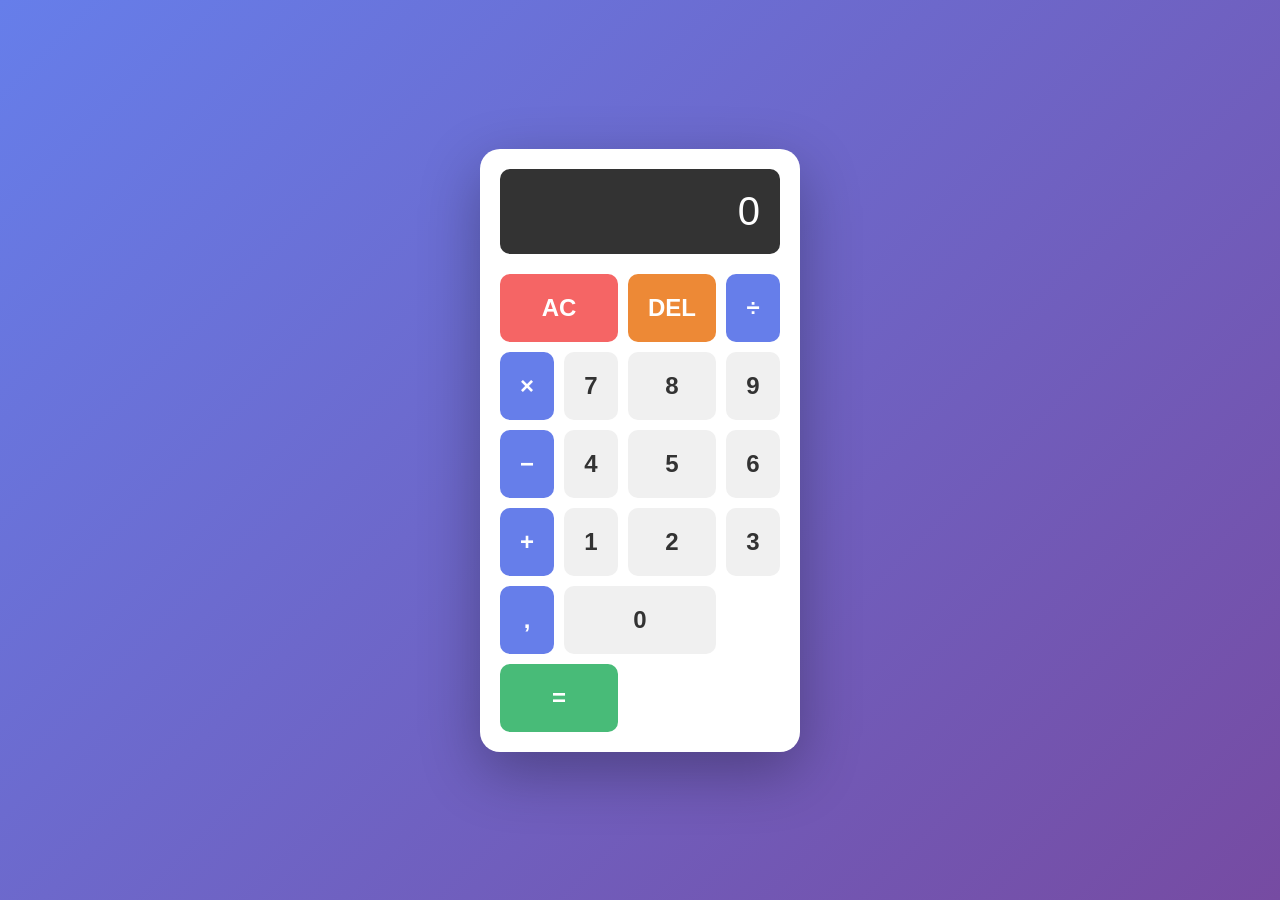
<file: calculator.html>
<!DOCTYPE html>
<html lang="en">
<head>
    <meta charset="UTF-8">
    <meta name="viewport" content="width=device-width, initial-scale=1.0">
    <title>Simple Calculator</title>
    <style>
        * {
            margin: 0;
            padding: 0;
            box-sizing: border-box;
        }

        body {
            display: flex;
            justify-content: center;
            align-items: center;
            min-height: 100vh;
            background: linear-gradient(135deg, #667eea 0%, #764ba2 100%);
            font-family: 'Segoe UI', Tahoma, Geneva, Verdana, sans-serif;
        }

        .calculator {
            background: white;
            border-radius: 20px;
            box-shadow: 0 20px 60px rgba(0, 0, 0, 0.3);
            padding: 20px;
            width: 320px;
        }

        .display {
            background: #333;
            color: #fff;
            font-size: 2.5rem;
            padding: 20px;
            border-radius: 10px;
            margin-bottom: 20px;
            text-align: right;
            word-wrap: break-word;
            word-break: break-all;
            min-height: 60px;
            display: flex;
            align-items: center;
            justify-content: flex-end;
        }

        .buttons {
            display: grid;
            grid-template-columns: repeat(4, 1fr);
            gap: 10px;
        }

        button {
            padding: 20px;
            font-size: 1.5rem;
            border: none;
            border-radius: 10px;
            cursor: pointer;
            transition: all 0.2s ease;
            font-weight: 600;
        }

        button:hover {
            transform: translateY(-2px);
            box-shadow: 0 5px 15px rgba(0, 0, 0, 0.2);
        }

        button:active {
            transform: translateY(0);
        }

        .number {
            background: #f0f0f0;
            color: #333;
        }

        .number:hover {
            background: #e0e0e0;
        }

        .operator {
            background: #667eea;
            color: white;
        }

        .operator:hover {
            background: #5568d3;
        }

        .equals {
            background: #48bb78;
            color: white;
            grid-column: span 2;
        }

        .equals:hover {
            background: #38a169;
        }

        .clear {
            background: #f56565;
            color: white;
            grid-column: span 2;
        }

        .clear:hover {
            background: #e53e3e;
        }

        .delete {
            background: #ed8936;
            color: white;
        }

        .delete:hover {
            background: #dd6b20;
        }
    </style>
</head>
<body>
    <div class="calculator">
        <div class="display" id="display">0</div>
        <div class="buttons">
            <button class="clear" onclick="clearDisplay()">AC</button>
            <button class="delete" onclick="deleteLast()">DEL</button>
            <button class="operator" onclick="appendOperator('/')">&divide;</button>
            <button class="operator" onclick="appendOperator('*')">&times;</button>
            
            <button class="number" onclick="appendNumber('7')">7</button>
            <button class="number" onclick="appendNumber('8')">8</button>
            <button class="number" onclick="appendNumber('9')">9</button>
            <button class="operator" onclick="appendOperator('-')">−</button>
            
            <button class="number" onclick="appendNumber('4')">4</button>
            <button class="number" onclick="appendNumber('5')">5</button>
            <button class="number" onclick="appendNumber('6')">6</button>
            <button class="operator" onclick="appendOperator('+')">+</button>
            
            <button class="number" onclick="appendNumber('1')">1</button>
            <button class="number" onclick="appendNumber('2')">2</button>
            <button class="number" onclick="appendNumber('3')">3</button>
            <button class="operator" onclick="appendOperator('.')">,</button>
            
            <button class="number" onclick="appendNumber('0')" style="grid-column: span 2;">0</button>
            <button class="equals" onclick="calculate()">=</button>
        </div>
    </div>

    <script>
        let display = document.getElementById('display');
        let currentInput = '0';
        let operator = null;
        let previousValue = null;
        let shouldResetDisplay = false;

        function updateDisplay() {
            display.textContent = currentInput;
        }

        function appendNumber(num) {
            if (shouldResetDisplay) {
                currentInput = num;
                shouldResetDisplay = false;
            } else {
                if (currentInput === '0' && num !== '.') {
                    currentInput = num;
                } else if (num === '.' && currentInput.includes('.')) {
                    return;
                } else {
                    currentInput += num;
                }
            }
            updateDisplay();
        }

        function appendOperator(op) {
            if (operator !== null && !shouldResetDisplay) {
                calculate();
            }
            previousValue = currentInput;
            operator = op;
            shouldResetDisplay = true;
        }

        function calculate() {
            if (operator === null || shouldResetDisplay) {
                return;
            }

            let result;
            const prev = parseFloat(previousValue);
            const current = parseFloat(currentInput);

            switch (operator) {
                case '+':
                    result = prev + current;
                    break;
                case '-':
                    result = prev - current;
                    break;
                case '*':
                    result = prev * current;
                    break;
                case '/':
                    result = prev / current;
                    break;
                case '.':
                    return;
                default:
                    return;
            }

            currentInput = result.toString();
            operator = null;
            previousValue = null;
            shouldResetDisplay = true;
            updateDisplay();
        }

        function clearDisplay() {
            currentInput = '0';
            operator = null;
            previousValue = null;
            shouldResetDisplay = false;
            updateDisplay();
        }

        function deleteLast() {
            if (currentInput.length > 1) {
                currentInput = currentInput.slice(0, -1);
            } else {
                currentInput = '0';
            }
            updateDisplay();
        }

        // Initialize display
        updateDisplay();
    </script>
</body>
</html>
</file>
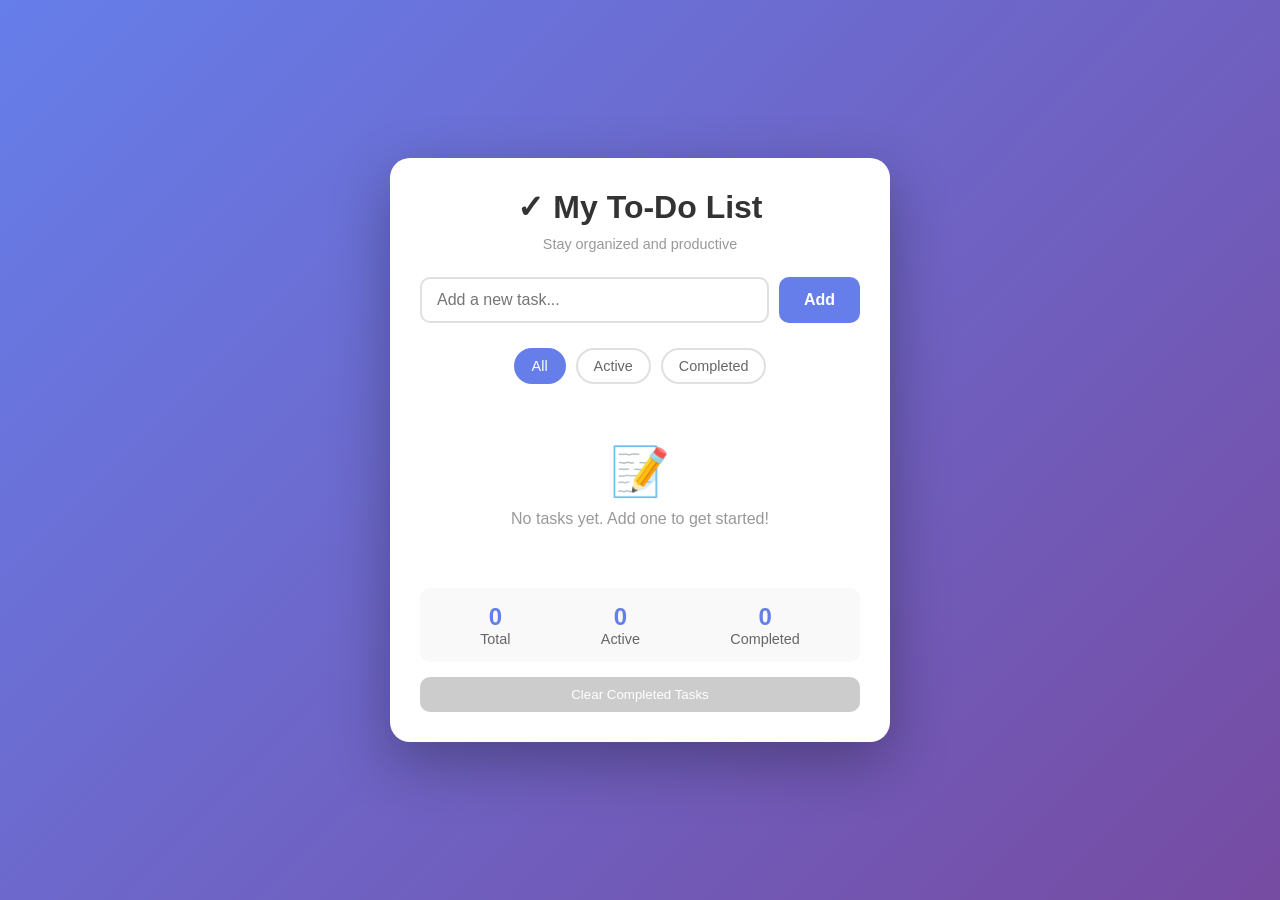
<file: todo-list.html>
<!DOCTYPE html>
<html lang="en">
<head>
    <meta charset="UTF-8">
    <meta name="viewport" content="width=device-width, initial-scale=1.0">
    <title>To-Do List Application</title>
    <style>
        * {
            margin: 0;
            padding: 0;
            box-sizing: border-box;
        }

        body {
            font-family: 'Segoe UI', Tahoma, Geneva, Verdana, sans-serif;
            background: linear-gradient(135deg, #667eea 0%, #764ba2 100%);
            min-height: 100vh;
            display: flex;
            justify-content: center;
            align-items: center;
            padding: 20px;
        }

        .container {
            background: white;
            border-radius: 20px;
            box-shadow: 0 20px 60px rgba(0, 0, 0, 0.3);
            padding: 30px;
            width: 100%;
            max-width: 500px;
        }

        h1 {
            color: #333;
            margin-bottom: 10px;
            text-align: center;
            font-size: 2rem;
        }

        .subtitle {
            text-align: center;
            color: #999;
            margin-bottom: 25px;
            font-size: 0.9rem;
        }

        .input-container {
            display: flex;
            gap: 10px;
            margin-bottom: 25px;
        }

        #todoInput {
            flex: 1;
            padding: 12px 15px;
            border: 2px solid #e0e0e0;
            border-radius: 10px;
            font-size: 1rem;
            transition: border-color 0.3s ease;
        }

        #todoInput:focus {
            outline: none;
            border-color: #667eea;
        }

        #addBtn {
            padding: 12px 25px;
            background: #667eea;
            color: white;
            border: none;
            border-radius: 10px;
            cursor: pointer;
            font-size: 1rem;
            font-weight: 600;
            transition: all 0.3s ease;
        }

        #addBtn:hover {
            background: #5568d3;
            transform: translateY(-2px);
            box-shadow: 0 5px 15px rgba(102, 126, 234, 0.4);
        }

        #addBtn:active {
            transform: translateY(0);
        }

        .filter-container {
            display: flex;
            gap: 10px;
            margin-bottom: 20px;
            justify-content: center;
        }

        .filter-btn {
            padding: 8px 16px;
            border: 2px solid #e0e0e0;
            background: white;
            color: #666;
            border-radius: 20px;
            cursor: pointer;
            font-size: 0.9rem;
            transition: all 0.3s ease;
        }

        .filter-btn.active {
            background: #667eea;
            color: white;
            border-color: #667eea;
        }

        .filter-btn:hover {
            border-color: #667eea;
        }

        .todo-list {
            max-height: 400px;
            overflow-y: auto;
        }

        .todo-item {
            background: #f9f9f9;
            padding: 15px;
            border-radius: 10px;
            margin-bottom: 10px;
            display: flex;
            align-items: center;
            gap: 12px;
            transition: all 0.3s ease;
            border-left: 4px solid #667eea;
        }

        .todo-item.completed {
            background: #f0f0f0;
            border-left-color: #48bb78;
        }

        .todo-item.completed .todo-text {
            text-decoration: line-through;
            color: #999;
        }

        .todo-checkbox {
            width: 24px;
            height: 24px;
            cursor: pointer;
            accent-color: #667eea;
        }

        .todo-text {
            flex: 1;
            color: #333;
            font-size: 1rem;
            word-break: break-word;
        }

        .todo-date {
            font-size: 0.8rem;
            color: #999;
            margin-right: 10px;
        }

        .delete-btn {
            background: #f56565;
            color: white;
            border: none;
            padding: 6px 12px;
            border-radius: 6px;
            cursor: pointer;
            font-size: 0.85rem;
            transition: all 0.3s ease;
        }

        .delete-btn:hover {
            background: #e53e3e;
            transform: scale(1.05);
        }

        .empty-state {
            text-align: center;
            padding: 40px 20px;
            color: #999;
        }

        .empty-state-icon {
            font-size: 3rem;
            margin-bottom: 10px;
        }

        .stats {
            display: flex;
            justify-content: space-around;
            padding: 15px;
            background: #f9f9f9;
            border-radius: 10px;
            margin-top: 20px;
            font-size: 0.9rem;
            color: #666;
        }

        .stat-item {
            text-align: center;
        }

        .stat-number {
            display: block;
            font-size: 1.5rem;
            font-weight: bold;
            color: #667eea;
        }

        .clear-all-btn {
            width: 100%;
            padding: 10px;
            background: #ed8936;
            color: white;
            border: none;
            border-radius: 10px;
            cursor: pointer;
            margin-top: 15px;
            transition: all 0.3s ease;
        }

        .clear-all-btn:hover {
            background: #dd6b20;
        }

        .clear-all-btn:disabled {
            background: #ccc;
            cursor: not-allowed;
        }

        /* Scrollbar styling */
        .todo-list::-webkit-scrollbar {
            width: 6px;
        }

        .todo-list::-webkit-scrollbar-track {
            background: #f1f1f1;
            border-radius: 10px;
        }

        .todo-list::-webkit-scrollbar-thumb {
            background: #667eea;
            border-radius: 10px;
        }

        .todo-list::-webkit-scrollbar-thumb:hover {
            background: #5568d3;
        }

        @media (max-width: 600px) {
            .container {
                padding: 20px;
            }

            h1 {
                font-size: 1.5rem;
            }

            .stats {
                gap: 10px;
            }

            .stat-number {
                font-size: 1.2rem;
            }
        }
    </style>
</head>
<body>
    <div class="container">
        <h1>✓ My To-Do List</h1>
        <p class="subtitle">Stay organized and productive</p>

        <div class="input-container">
            <input 
                type="text" 
                id="todoInput" 
                placeholder="Add a new task..."
                autocomplete="off"
            >
            <button id="addBtn">Add</button>
        </div>

        <div class="filter-container">
            <button class="filter-btn active" data-filter="all">All</button>
            <button class="filter-btn" data-filter="active">Active</button>
            <button class="filter-btn" data-filter="completed">Completed</button>
        </div>

        <div class="todo-list" id="todoList">
            <div class="empty-state">
                <div class="empty-state-icon">📝</div>
                <p>No tasks yet. Add one to get started!</p>
            </div>
        </div>

        <div class="stats">
            <div class="stat-item">
                <span class="stat-number" id="totalCount">0</span>
                <span>Total</span>
            </div>
            <div class="stat-item">
                <span class="stat-number" id="activeCount">0</span>
                <span>Active</span>
            </div>
            <div class="stat-item">
                <span class="stat-number" id="completedCount">0</span>
                <span>Completed</span>
            </div>
        </div>

        <button class="clear-all-btn" id="clearAllBtn">Clear Completed Tasks</button>
    </div>

    <script>
        // DOM Elements
        const todoInput = document.getElementById('todoInput');
        const addBtn = document.getElementById('addBtn');
        const todoList = document.getElementById('todoList');
        const filterBtns = document.querySelectorAll('.filter-btn');
        const clearAllBtn = document.getElementById('clearAllBtn');
        const totalCount = document.getElementById('totalCount');
        const activeCount = document.getElementById('activeCount');
        const completedCount = document.getElementById('completedCount');

        // State
        let todos = [];
        let currentFilter = 'all';

        // Initialize
        document.addEventListener('DOMContentLoaded', () => {
            loadTodos();
            renderTodos();
            updateStats();
        });

        // Add todo
        addBtn.addEventListener('click', addTodo);
        todoInput.addEventListener('keypress', (e) => {
            if (e.key === 'Enter') {
                addTodo();
            }
        });

        function addTodo() {
            const text = todoInput.value.trim();
            if (text === '') {
                alert('Please enter a task!');
                return;
            }

            const todo = {
                id: Date.now(),
                text: text,
                completed: false,
                date: new Date().toLocaleDateString('en-US', {
                    month: 'short',
                    day: 'numeric',
                    year: 'numeric'
                })
            };

            todos.unshift(todo);
            todoInput.value = '';
            saveTodos();
            renderTodos();
            updateStats();
            todoInput.focus();
        }

        // Toggle todo completion
        function toggleTodo(id) {
            const todo = todos.find(t => t.id === id);
            if (todo) {
                todo.completed = !todo.completed;
                saveTodos();
                renderTodos();
                updateStats();
            }
        }

        // Delete todo
        function deleteTodo(id) {
            todos = todos.filter(t => t.id !== id);
            saveTodos();
            renderTodos();
            updateStats();
        }

        // Clear completed todos
        clearAllBtn.addEventListener('click', () => {
            const completedTodos = todos.filter(t => t.completed);
            if (completedTodos.length === 0) {
                alert('No completed tasks to clear!');
                return;
            }

            if (confirm(`Delete ${completedTodos.length} completed task(s)?`)) {
                todos = todos.filter(t => !t.completed);
                saveTodos();
                renderTodos();
                updateStats();
            }
        });

        // Filter todos
        filterBtns.forEach(btn => {
            btn.addEventListener('click', () => {
                filterBtns.forEach(b => b.classList.remove('active'));
                btn.classList.add('active');
                currentFilter = btn.dataset.filter;
                renderTodos();
            });
        });

        // Render todos
        function renderTodos() {
            const filteredTodos = todos.filter(todo => {
                if (currentFilter === 'active') return !todo.completed;
                if (currentFilter === 'completed') return todo.completed;
                return true;
            });

            if (filteredTodos.length === 0) {
                todoList.innerHTML = `
                    <div class="empty-state">
                        <div class="empty-state-icon">📝</div>
                        <p>${currentFilter === 'all' ? 'No tasks yet. Add one to get started!' : 
                           currentFilter === 'active' ? 'No active tasks!' : 
                           'No completed tasks!'}</p>
                    </div>
                `;
                return;
            }

            todoList.innerHTML = filteredTodos.map(todo => `
                <div class="todo-item ${todo.completed ? 'completed' : ''}">
                    <input 
                        type="checkbox" 
                        class="todo-checkbox"
                        ${todo.completed ? 'checked' : ''}
                        onchange="toggleTodo(${todo.id})"
                    >
                    <span class="todo-text">${escapeHtml(todo.text)}</span>
                    <span class="todo-date">${todo.date}</span>
                    <button class="delete-btn" onclick="deleteTodo(${todo.id})">Delete</button>
                </div>
            `).join('');
        }

        // Update statistics
        function updateStats() {
            const active = todos.filter(t => !t.completed).length;
            const completed = todos.filter(t => t.completed).length;

            totalCount.textContent = todos.length;
            activeCount.textContent = active;
            completedCount.textContent = completed;

            clearAllBtn.disabled = completed === 0;
        }

        // Local Storage functions
        function saveTodos() {
            localStorage.setItem('todos', JSON.stringify(todos));
        }

        function loadTodos() {
            const saved = localStorage.getItem('todos');
            todos = saved ? JSON.parse(saved) : [];
        }

        // Utility function to escape HTML
        function escapeHtml(text) {
            const map = {
                '&': '&amp;',
                '<': '&lt;',
                '>': '&gt;',
                '"': '&quot;',
                "'": '&#039;'
            };
            return text.replace(/[&<>"']/g, m => map[m]);
        }
    </script>
</body>
</html>
</file>
